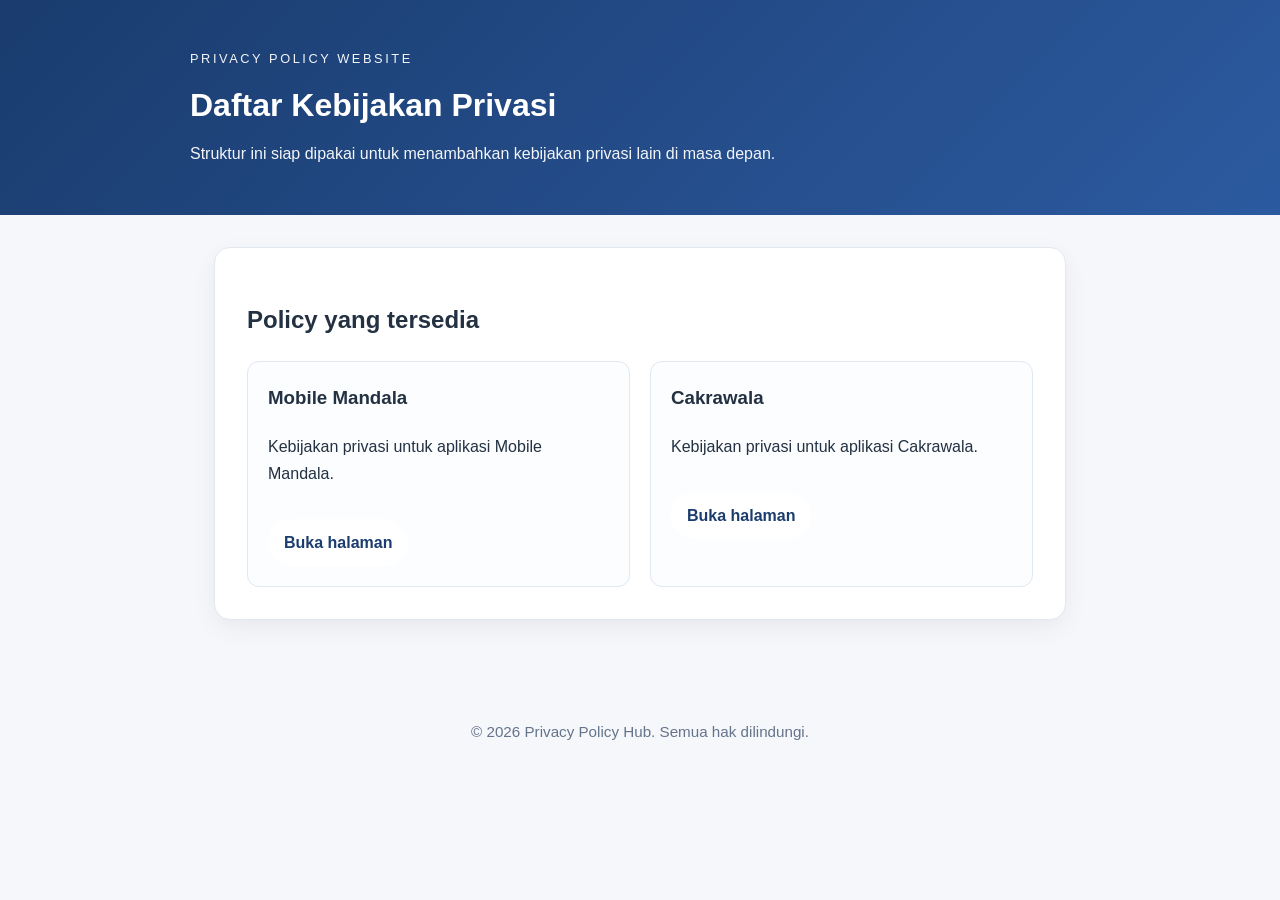
<file: index.html>
<!DOCTYPE html>
<html lang="id">
<head>
  <meta charset="UTF-8">
  <meta name="viewport" content="width=device-width, initial-scale=1.0">
  <title>Privacy Policy Hub</title>
  <meta name="description" content="Portal kebijakan privasi untuk berbagai aplikasi dan layanan.">
  <link rel="stylesheet" href="assets/css/style.css">
</head>
<body>
  <header class="hero">
    <div class="hero-content">
      <p class="eyebrow">Privacy Policy Website</p>
      <h1>Daftar Kebijakan Privasi</h1>
      <p>Struktur ini siap dipakai untuk menambahkan kebijakan privasi lain di masa depan.</p>
    </div>
  </header>

  <main class="container">
    <section class="section-card">
      <h2>Policy yang tersedia</h2>
      <div class="card-grid">
        <article class="card">
          <h3>Mobile Mandala</h3>
          <p>Kebijakan privasi untuk aplikasi Mobile Mandala.</p>
          <a href="pages/privacy-policy-mandala.html">Buka halaman</a>
        </article>

        <article class="card">
          <h3>Cakrawala</h3>
          <p>Kebijakan privasi untuk aplikasi Cakrawala.</p>
          <a href="pages/privacy-policy-cakrawala.html">Buka halaman</a>
        </article>

      </div>
    </section>
  </main>

  <footer class="site-footer">
    <p>&copy; <span id="year"></span> Privacy Policy Hub. Semua hak dilindungi.</p>
  </footer>

  <script src="assets/js/main.js"></script>
</body>
</html>
</file>
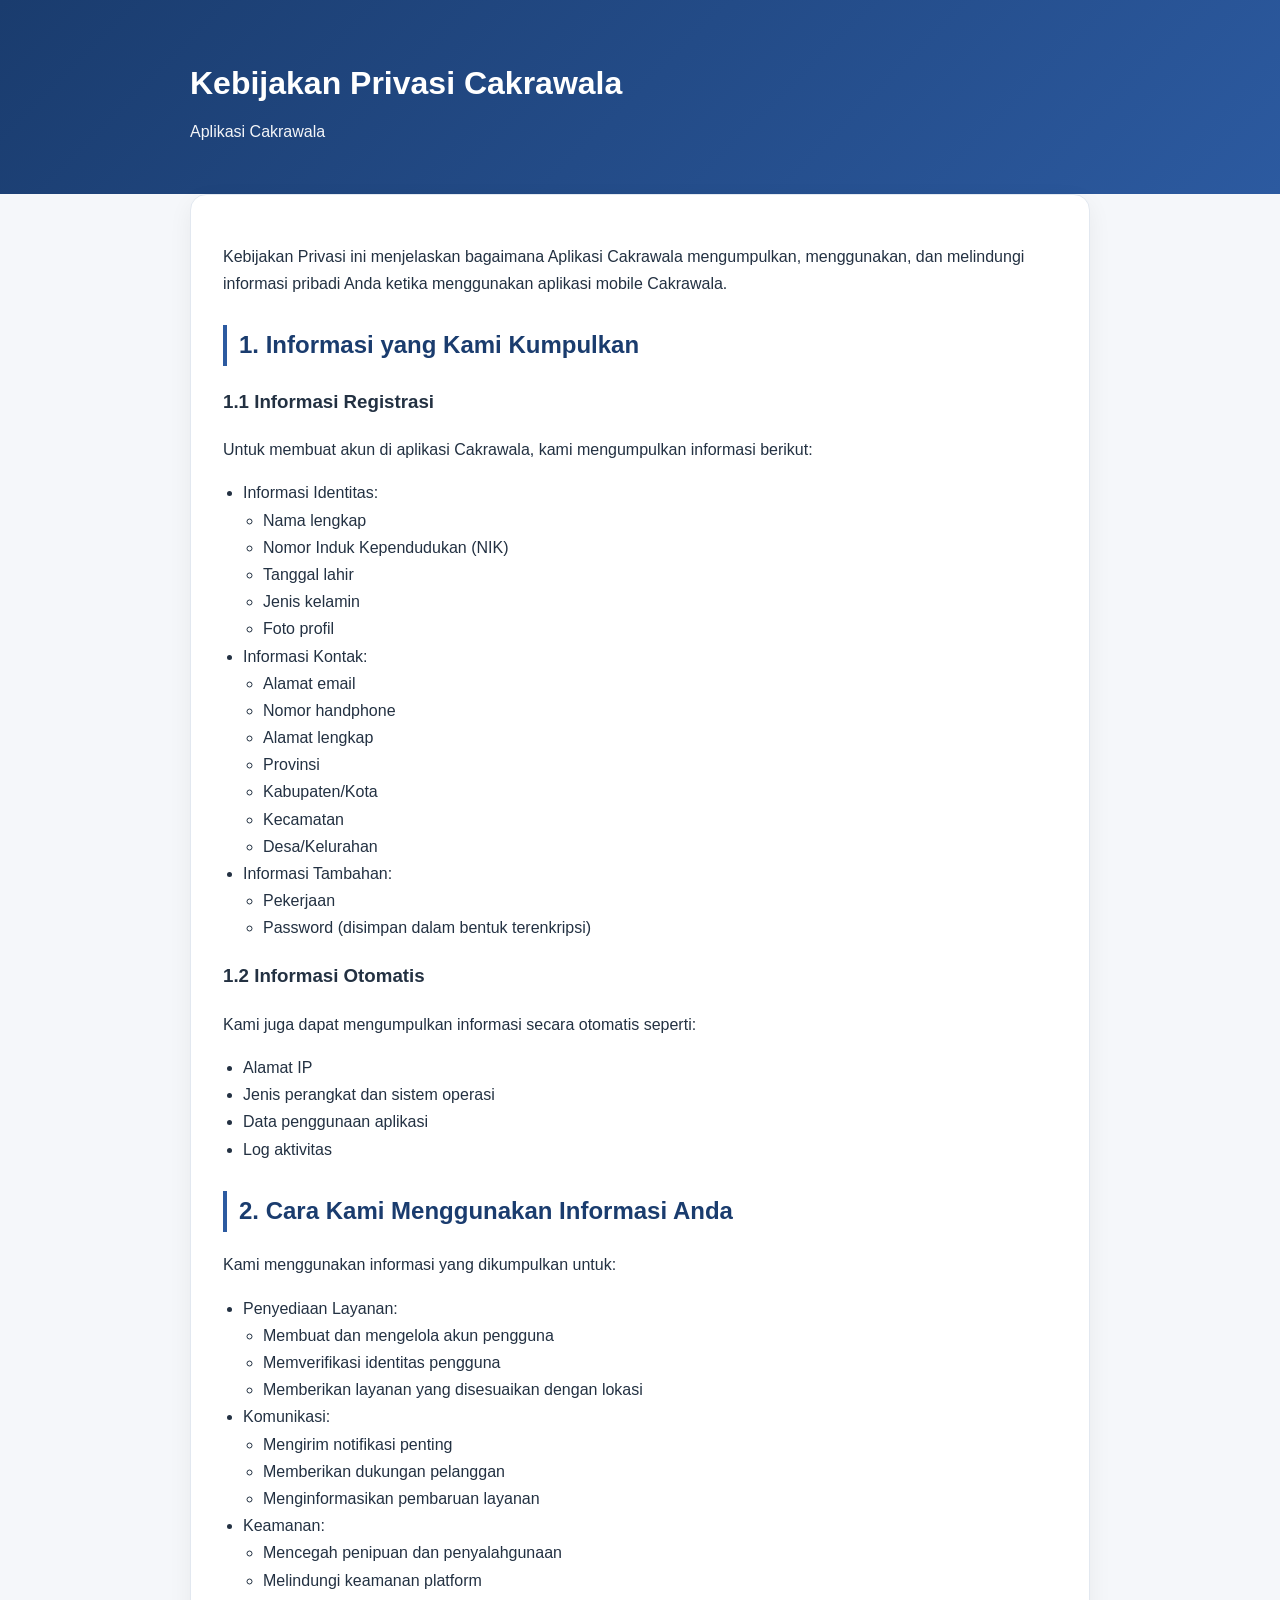
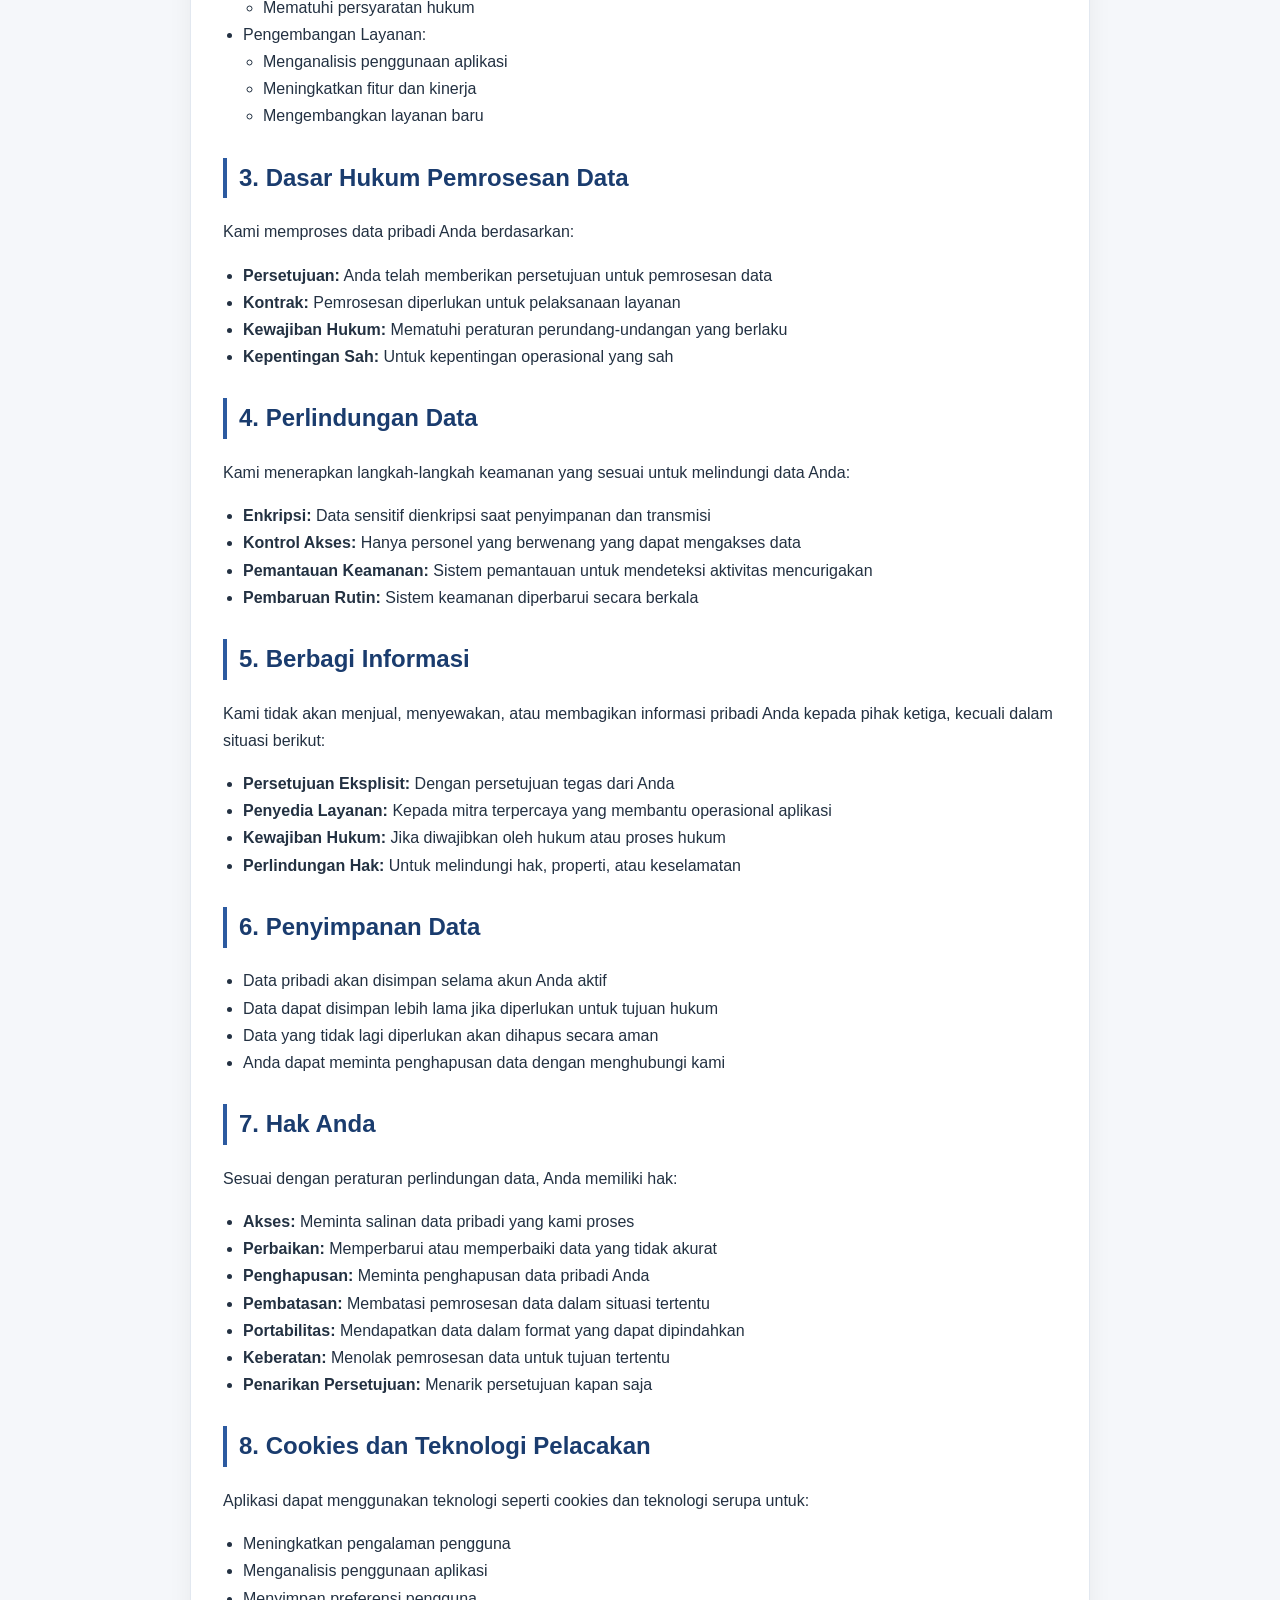
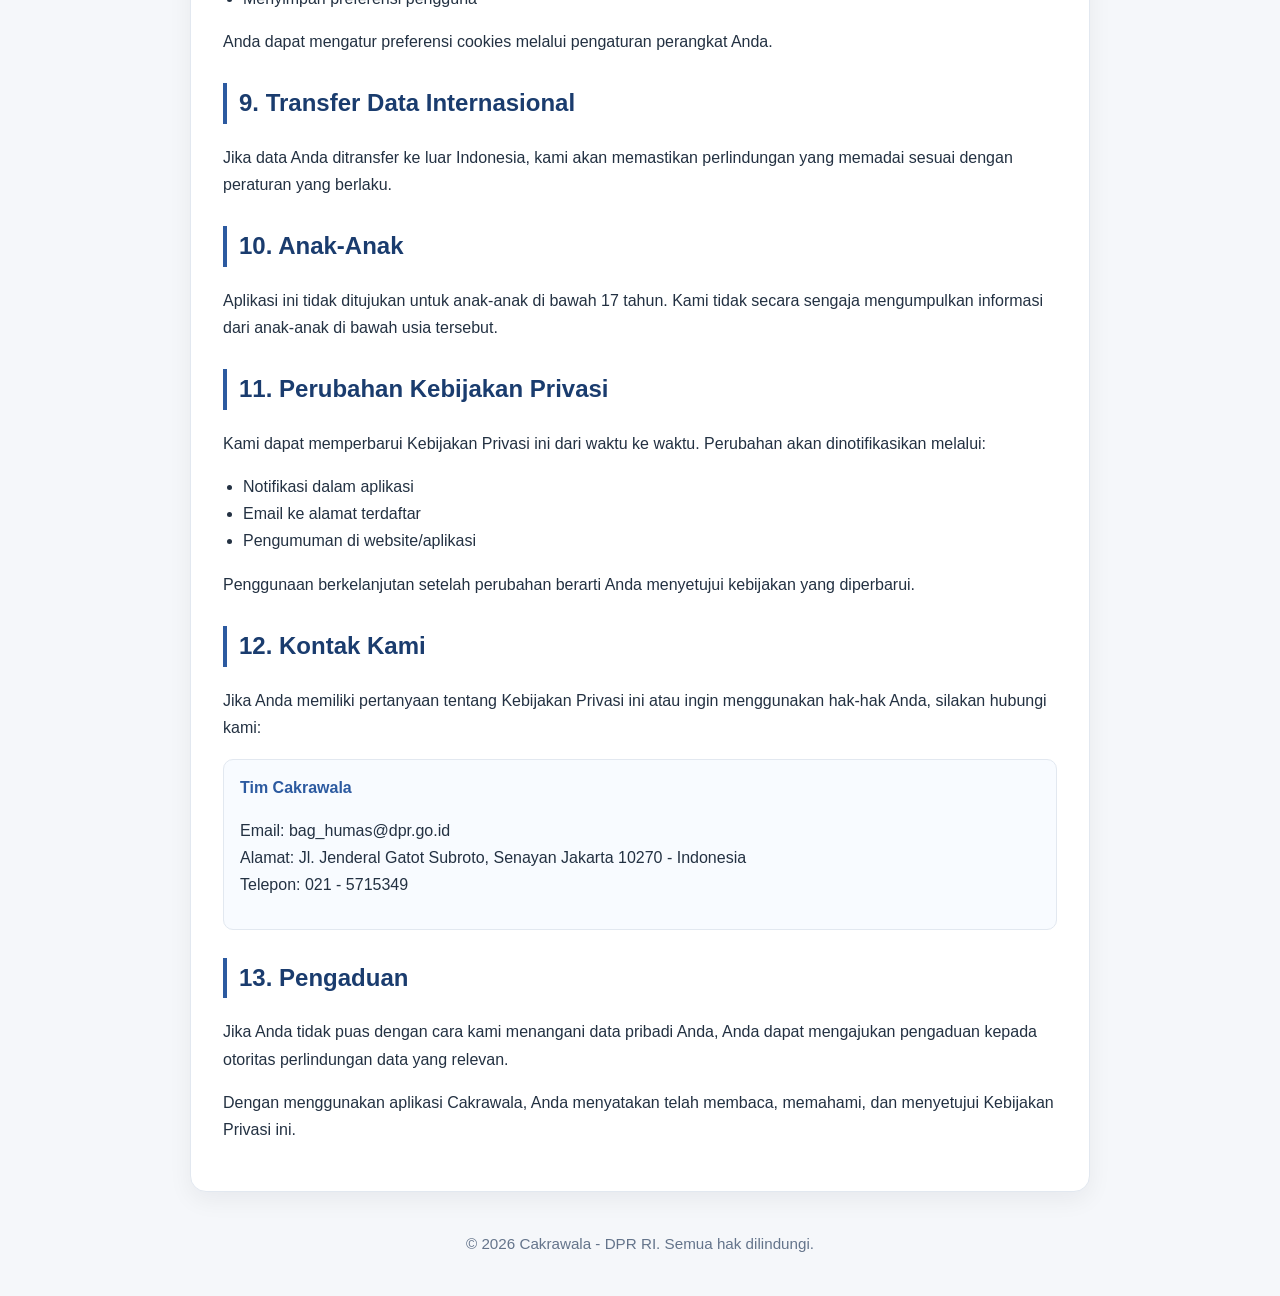
<file: pages/privacy-policy-cakrawala.html>
<!DOCTYPE html>
<html lang="id">
<head>
  <meta charset="UTF-8">
  <meta name="viewport" content="width=device-width, initial-scale=1.0">
  <title>Kebijakan Privasi - Cakrawala</title>
  <link rel="stylesheet" href="../assets/css/style.css">
</head>
<body>
  <header class="page-header">
    <div class="page-header-content">
      <h1>Kebijakan Privasi Cakrawala</h1>
      <p>Aplikasi Cakrawala</p>
    </div>
  </header>

  <main class="container policy-page">
    <p>Kebijakan Privasi ini menjelaskan bagaimana Aplikasi Cakrawala mengumpulkan, menggunakan, dan melindungi informasi pribadi Anda ketika menggunakan aplikasi mobile Cakrawala.</p>

    <h2>1. Informasi yang Kami Kumpulkan</h2>

    <h3>1.1 Informasi Registrasi</h3>
    <p>Untuk membuat akun di aplikasi Cakrawala, kami mengumpulkan informasi berikut:</p>
    <ul>
      <li>Informasi Identitas:
        <ul>
          <li>Nama lengkap</li>
          <li>Nomor Induk Kependudukan (NIK)</li>
          <li>Tanggal lahir</li>
          <li>Jenis kelamin</li>
          <li>Foto profil</li>
        </ul>
      </li>
      <li>Informasi Kontak:
        <ul>
          <li>Alamat email</li>
          <li>Nomor handphone</li>
          <li>Alamat lengkap</li>
          <li>Provinsi</li>
          <li>Kabupaten/Kota</li>
          <li>Kecamatan</li>
          <li>Desa/Kelurahan</li>
        </ul>
      </li>
      <li>Informasi Tambahan:
        <ul>
          <li>Pekerjaan</li>
          <li>Password (disimpan dalam bentuk terenkripsi)</li>
        </ul>
      </li>
    </ul>

    <h3>1.2 Informasi Otomatis</h3>
    <p>Kami juga dapat mengumpulkan informasi secara otomatis seperti:</p>
    <ul>
      <li>Alamat IP</li>
      <li>Jenis perangkat dan sistem operasi</li>
      <li>Data penggunaan aplikasi</li>
      <li>Log aktivitas</li>
    </ul>

    <h2>2. Cara Kami Menggunakan Informasi Anda</h2>
    <p>Kami menggunakan informasi yang dikumpulkan untuk:</p>
    <ul>
      <li>Penyediaan Layanan:
        <ul>
          <li>Membuat dan mengelola akun pengguna</li>
          <li>Memverifikasi identitas pengguna</li>
          <li>Memberikan layanan yang disesuaikan dengan lokasi</li>
        </ul>
      </li>
      <li>Komunikasi:
        <ul>
          <li>Mengirim notifikasi penting</li>
          <li>Memberikan dukungan pelanggan</li>
          <li>Menginformasikan pembaruan layanan</li>
        </ul>
      </li>
      <li>Keamanan:
        <ul>
          <li>Mencegah penipuan dan penyalahgunaan</li>
          <li>Melindungi keamanan platform</li>
          <li>Mematuhi persyaratan hukum</li>
        </ul>
      </li>
      <li>Pengembangan Layanan:
        <ul>
          <li>Menganalisis penggunaan aplikasi</li>
          <li>Meningkatkan fitur dan kinerja</li>
          <li>Mengembangkan layanan baru</li>
        </ul>
      </li>
    </ul>

    <h2>3. Dasar Hukum Pemrosesan Data</h2>
    <p>Kami memproses data pribadi Anda berdasarkan:</p>
    <ul>
      <li><strong>Persetujuan:</strong> Anda telah memberikan persetujuan untuk pemrosesan data</li>
      <li><strong>Kontrak:</strong> Pemrosesan diperlukan untuk pelaksanaan layanan</li>
      <li><strong>Kewajiban Hukum:</strong> Mematuhi peraturan perundang-undangan yang berlaku</li>
      <li><strong>Kepentingan Sah:</strong> Untuk kepentingan operasional yang sah</li>
    </ul>

    <h2>4. Perlindungan Data</h2>
    <p>Kami menerapkan langkah-langkah keamanan yang sesuai untuk melindungi data Anda:</p>
    <ul>
      <li><strong>Enkripsi:</strong> Data sensitif dienkripsi saat penyimpanan dan transmisi</li>
      <li><strong>Kontrol Akses:</strong> Hanya personel yang berwenang yang dapat mengakses data</li>
      <li><strong>Pemantauan Keamanan:</strong> Sistem pemantauan untuk mendeteksi aktivitas mencurigakan</li>
      <li><strong>Pembaruan Rutin:</strong> Sistem keamanan diperbarui secara berkala</li>
    </ul>

    <h2>5. Berbagi Informasi</h2>
    <p>Kami tidak akan menjual, menyewakan, atau membagikan informasi pribadi Anda kepada pihak ketiga, kecuali dalam situasi berikut:</p>
    <ul>
      <li><strong>Persetujuan Eksplisit:</strong> Dengan persetujuan tegas dari Anda</li>
      <li><strong>Penyedia Layanan:</strong> Kepada mitra terpercaya yang membantu operasional aplikasi</li>
      <li><strong>Kewajiban Hukum:</strong> Jika diwajibkan oleh hukum atau proses hukum</li>
      <li><strong>Perlindungan Hak:</strong> Untuk melindungi hak, properti, atau keselamatan</li>
    </ul>

    <h2>6. Penyimpanan Data</h2>
    <ul>
      <li>Data pribadi akan disimpan selama akun Anda aktif</li>
      <li>Data dapat disimpan lebih lama jika diperlukan untuk tujuan hukum</li>
      <li>Data yang tidak lagi diperlukan akan dihapus secara aman</li>
      <li>Anda dapat meminta penghapusan data dengan menghubungi kami</li>
    </ul>

    <h2>7. Hak Anda</h2>
    <p>Sesuai dengan peraturan perlindungan data, Anda memiliki hak:</p>
    <ul>
      <li><strong>Akses:</strong> Meminta salinan data pribadi yang kami proses</li>
      <li><strong>Perbaikan:</strong> Memperbarui atau memperbaiki data yang tidak akurat</li>
      <li><strong>Penghapusan:</strong> Meminta penghapusan data pribadi Anda</li>
      <li><strong>Pembatasan:</strong> Membatasi pemrosesan data dalam situasi tertentu</li>
      <li><strong>Portabilitas:</strong> Mendapatkan data dalam format yang dapat dipindahkan</li>
      <li><strong>Keberatan:</strong> Menolak pemrosesan data untuk tujuan tertentu</li>
      <li><strong>Penarikan Persetujuan:</strong> Menarik persetujuan kapan saja</li>
    </ul>

    <h2>8. Cookies dan Teknologi Pelacakan</h2>
    <p>Aplikasi dapat menggunakan teknologi seperti cookies dan teknologi serupa untuk:</p>
    <ul>
      <li>Meningkatkan pengalaman pengguna</li>
      <li>Menganalisis penggunaan aplikasi</li>
      <li>Menyimpan preferensi pengguna</li>
    </ul>
    <p>Anda dapat mengatur preferensi cookies melalui pengaturan perangkat Anda.</p>

    <h2>9. Transfer Data Internasional</h2>
    <p>Jika data Anda ditransfer ke luar Indonesia, kami akan memastikan perlindungan yang memadai sesuai dengan peraturan yang berlaku.</p>

    <h2>10. Anak-Anak</h2>
    <p>Aplikasi ini tidak ditujukan untuk anak-anak di bawah 17 tahun. Kami tidak secara sengaja mengumpulkan informasi dari anak-anak di bawah usia tersebut.</p>

    <h2>11. Perubahan Kebijakan Privasi</h2>
    <p>Kami dapat memperbarui Kebijakan Privasi ini dari waktu ke waktu. Perubahan akan dinotifikasikan melalui:</p>
    <ul>
      <li>Notifikasi dalam aplikasi</li>
      <li>Email ke alamat terdaftar</li>
      <li>Pengumuman di website/aplikasi</li>
    </ul>
    <p>Penggunaan berkelanjutan setelah perubahan berarti Anda menyetujui kebijakan yang diperbarui.</p>

    <h2>12. Kontak Kami</h2>
    <p>Jika Anda memiliki pertanyaan tentang Kebijakan Privasi ini atau ingin menggunakan hak-hak Anda, silakan hubungi kami:</p>
    <div class="sub-point">
      <strong>Tim Cakrawala</strong>
      <p>Email: bag_humas@dpr.go.id<br>
      Alamat: Jl. Jenderal Gatot Subroto, Senayan Jakarta 10270 - Indonesia<br>
      Telepon: 021 - 5715349</p>
    </div>

    <h2>13. Pengaduan</h2>
    <p>Jika Anda tidak puas dengan cara kami menangani data pribadi Anda, Anda dapat mengajukan pengaduan kepada otoritas perlindungan data yang relevan.</p>

    <p>Dengan menggunakan aplikasi Cakrawala, Anda menyatakan telah membaca, memahami, dan menyetujui Kebijakan Privasi ini.</p>
  </main>

  <footer class="site-footer">
    <p>&copy; <span id="year"></span> Cakrawala - DPR RI. Semua hak dilindungi.</p>
  </footer>

  <script src="../assets/js/main.js"></script>
</body>
</html>
</file>
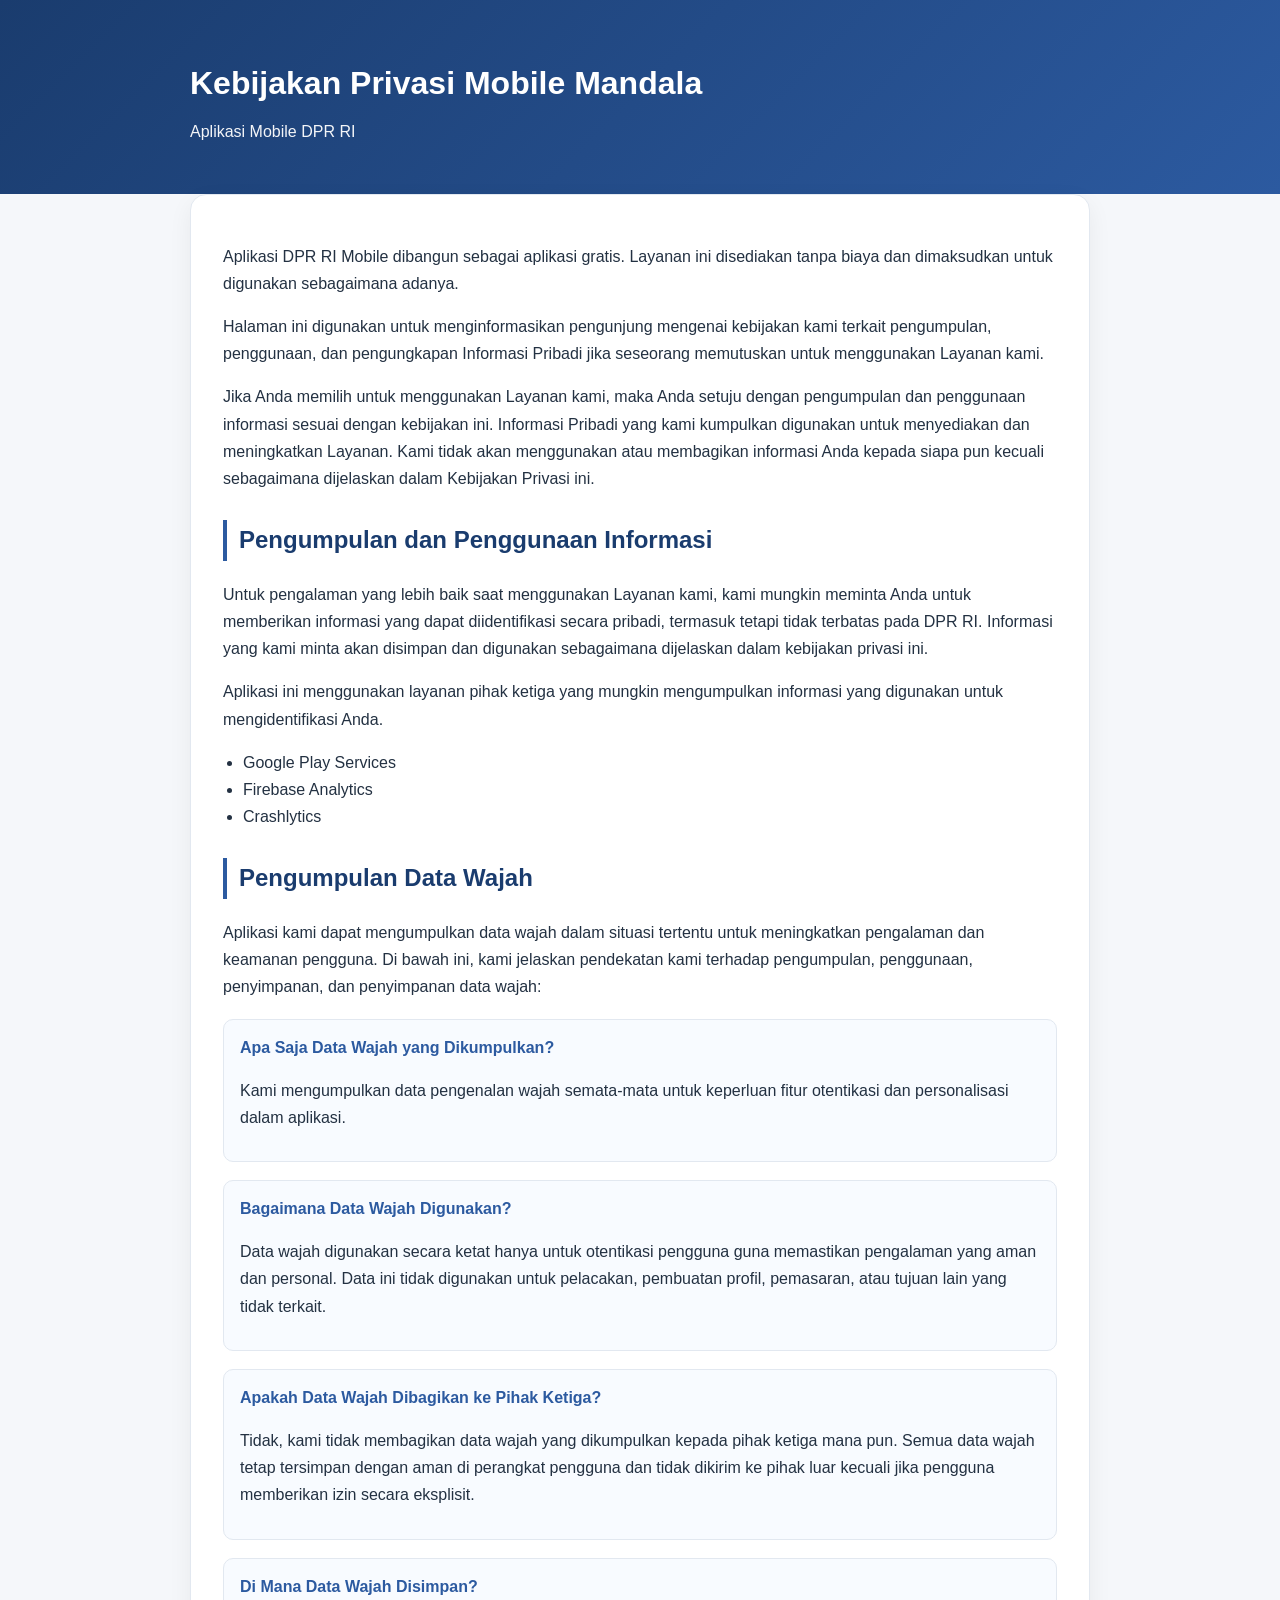
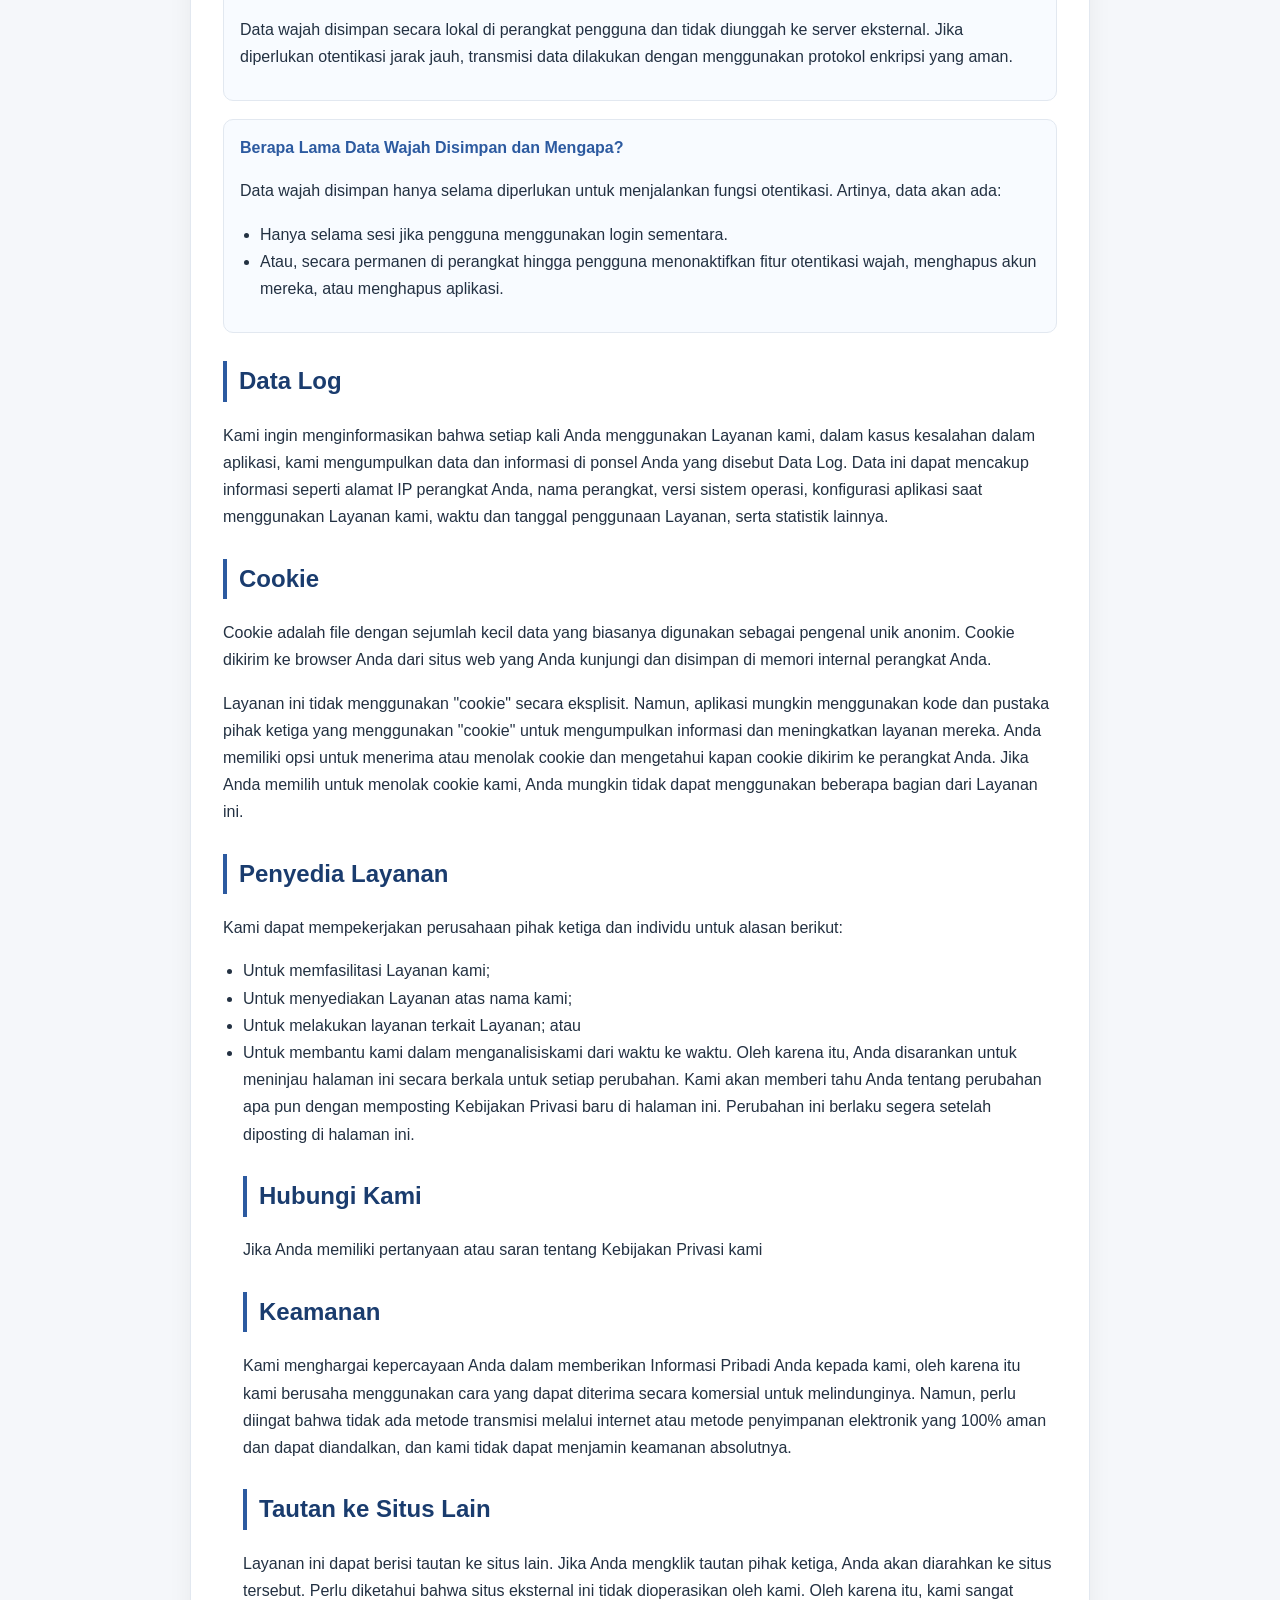
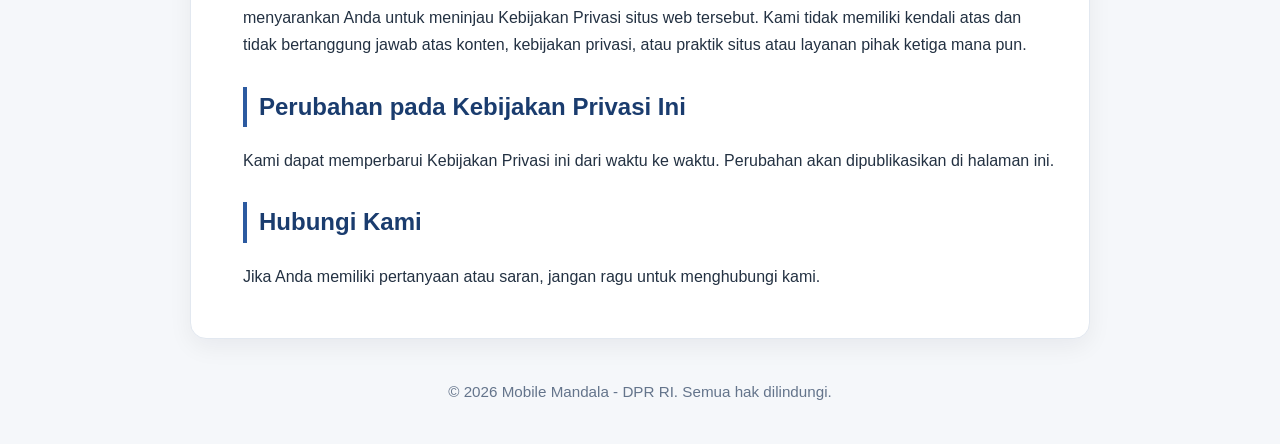
<file: pages/privacy-policy-mandala.html>
<!DOCTYPE html>
<html lang="id">
<head>
  <meta charset="UTF-8">
  <meta name="viewport" content="width=device-width, initial-scale=1.0">
  <title>Kebijakan Privasi - Mobile Mandala</title>
  <link rel="stylesheet" href="../assets/css/style.css">
</head>
<body>
  <header class="page-header">
    <div class="page-header-content">
      <h1>Kebijakan Privasi Mobile Mandala</h1>
      <p>Aplikasi Mobile DPR RI</p>
    </div>
  </header>

  <main class="container policy-page">
    <p>Aplikasi DPR RI Mobile dibangun sebagai aplikasi gratis. Layanan ini disediakan tanpa biaya dan dimaksudkan untuk digunakan sebagaimana adanya.</p>

    <p>Halaman ini digunakan untuk menginformasikan pengunjung mengenai kebijakan kami terkait pengumpulan, penggunaan, dan pengungkapan Informasi Pribadi jika seseorang memutuskan untuk menggunakan Layanan kami.</p>

    <p>Jika Anda memilih untuk menggunakan Layanan kami, maka Anda setuju dengan pengumpulan dan penggunaan informasi sesuai dengan kebijakan ini. Informasi Pribadi yang kami kumpulkan digunakan untuk menyediakan dan meningkatkan Layanan. Kami tidak akan menggunakan atau membagikan informasi Anda kepada siapa pun kecuali sebagaimana dijelaskan dalam Kebijakan Privasi ini.</p>

    <h2>Pengumpulan dan Penggunaan Informasi</h2>
    <p>Untuk pengalaman yang lebih baik saat menggunakan Layanan kami, kami mungkin meminta Anda untuk memberikan informasi yang dapat diidentifikasi secara pribadi, termasuk tetapi tidak terbatas pada DPR RI. Informasi yang kami minta akan disimpan dan digunakan sebagaimana dijelaskan dalam kebijakan privasi ini.</p>
    <p>Aplikasi ini menggunakan layanan pihak ketiga yang mungkin mengumpulkan informasi yang digunakan untuk mengidentifikasi Anda.</p>
    <ul>
      <li>Google Play Services</li>
      <li>Firebase Analytics</li>
      <li>Crashlytics</li>
    </ul>

    <h2>Pengumpulan Data Wajah</h2>
    <p>Aplikasi kami dapat mengumpulkan data wajah dalam situasi tertentu untuk meningkatkan pengalaman dan keamanan pengguna. Di bawah ini, kami jelaskan pendekatan kami terhadap pengumpulan, penggunaan, penyimpanan, dan penyimpanan data wajah:</p>

    <div class="sub-point">
      <strong>Apa Saja Data Wajah yang Dikumpulkan?</strong>
      <p>Kami mengumpulkan data pengenalan wajah semata-mata untuk keperluan fitur otentikasi dan personalisasi dalam aplikasi.</p>
    </div>

    <div class="sub-point">
      <strong>Bagaimana Data Wajah Digunakan?</strong>
      <p>Data wajah digunakan secara ketat hanya untuk otentikasi pengguna guna memastikan pengalaman yang aman dan personal. Data ini tidak digunakan untuk pelacakan, pembuatan profil, pemasaran, atau tujuan lain yang tidak terkait.</p>
    </div>

    <div class="sub-point">
      <strong>Apakah Data Wajah Dibagikan ke Pihak Ketiga?</strong>
      <p>Tidak, kami tidak membagikan data wajah yang dikumpulkan kepada pihak ketiga mana pun. Semua data wajah tetap tersimpan dengan aman di perangkat pengguna dan tidak dikirim ke pihak luar kecuali jika pengguna memberikan izin secara eksplisit.</p>
    </div>

    <div class="sub-point">
      <strong>Di Mana Data Wajah Disimpan?</strong>
      <p>Data wajah disimpan secara lokal di perangkat pengguna dan tidak diunggah ke server eksternal. Jika diperlukan otentikasi jarak jauh, transmisi data dilakukan dengan menggunakan protokol enkripsi yang aman.</p>
    </div>

    <div class="sub-point">
      <strong>Berapa Lama Data Wajah Disimpan dan Mengapa?</strong>
      <p>Data wajah disimpan hanya selama diperlukan untuk menjalankan fungsi otentikasi. Artinya, data akan ada:</p>
      <ul>
        <li>Hanya selama sesi jika pengguna menggunakan login sementara.</li>
        <li>Atau, secara permanen di perangkat hingga pengguna menonaktifkan fitur otentikasi wajah, menghapus akun mereka, atau menghapus aplikasi.</li>
      </ul>
    </div>

    <h2>Data Log</h2>
    <p>Kami ingin menginformasikan bahwa setiap kali Anda menggunakan Layanan kami, dalam kasus kesalahan dalam aplikasi, kami mengumpulkan data dan informasi di ponsel Anda yang disebut Data Log. Data ini dapat mencakup informasi seperti alamat IP perangkat Anda, nama perangkat, versi sistem operasi, konfigurasi aplikasi saat menggunakan Layanan kami, waktu dan tanggal penggunaan Layanan, serta statistik lainnya.</p>

    <h2>Cookie</h2>
    <p>Cookie adalah file dengan sejumlah kecil data yang biasanya digunakan sebagai pengenal unik anonim. Cookie dikirim ke browser Anda dari situs web yang Anda kunjungi dan disimpan di memori internal perangkat Anda.</p>
    <p>Layanan ini tidak menggunakan "cookie" secara eksplisit. Namun, aplikasi mungkin menggunakan kode dan pustaka pihak ketiga yang menggunakan "cookie" untuk mengumpulkan informasi dan meningkatkan layanan mereka. Anda memiliki opsi untuk menerima atau menolak cookie dan mengetahui kapan cookie dikirim ke perangkat Anda. Jika Anda memilih untuk menolak cookie kami, Anda mungkin tidak dapat menggunakan beberapa bagian dari Layanan ini.</p>

    <h2>Penyedia Layanan</h2>
    <p>Kami dapat mempekerjakan perusahaan pihak ketiga dan individu untuk alasan berikut:</p>
    <ul>
      <li>Untuk memfasilitasi Layanan kami;</li>
      <li>Untuk menyediakan Layanan atas nama kami;</li>
      <li>Untuk melakukan layanan terkait Layanan; atau</li>
      <li>Untuk membantu kami dalam menganalisiskami dari waktu ke waktu. Oleh karena itu, Anda disarankan untuk meninjau halaman ini secara berkala untuk setiap perubahan. Kami akan memberi tahu Anda tentang perubahan apa pun dengan memposting Kebijakan Privasi baru di halaman ini. Perubahan ini berlaku segera setelah diposting di halaman ini.</p>

    <h2>Hubungi Kami</h2>
    <p>Jika Anda memiliki pertanyaan atau saran tentang Kebijakan Privasi kami
    <h2>Keamanan</h2>
    <p>Kami menghargai kepercayaan Anda dalam memberikan Informasi Pribadi Anda kepada kami, oleh karena itu kami berusaha menggunakan cara yang dapat diterima secara komersial untuk melindunginya. Namun, perlu diingat bahwa tidak ada metode transmisi melalui internet atau metode penyimpanan elektronik yang 100% aman dan dapat diandalkan, dan kami tidak dapat menjamin keamanan absolutnya.</p>

    <h2>Tautan ke Situs Lain</h2>
    <p>Layanan ini dapat berisi tautan ke situs lain. Jika Anda mengklik tautan pihak ketiga, Anda akan diarahkan ke situs tersebut. Perlu diketahui bahwa situs eksternal ini tidak dioperasikan oleh kami. Oleh karena itu, kami sangat menyarankan Anda untuk meninjau Kebijakan Privasi situs web tersebut. Kami tidak memiliki kendali atas dan tidak bertanggung jawab atas konten, kebijakan privasi, atau praktik situs atau layanan pihak ketiga mana pun.</p>

    <h2>Perubahan pada Kebijakan Privasi Ini</h2>
    <p>Kami dapat memperbarui Kebijakan Privasi ini dari waktu ke waktu. Perubahan akan dipublikasikan di halaman ini.</p>

    <h2>Hubungi Kami</h2>
    <p>Jika Anda memiliki pertanyaan atau saran, jangan ragu untuk menghubungi kami.</p>
  </main>

  <footer class="site-footer">
    <p>&copy; <span id="year"></span> Mobile Mandala - DPR RI. Semua hak dilindungi.</p>
  </footer>

  <script src="../assets/js/main.js"></script>
</body>
</html>
</file>
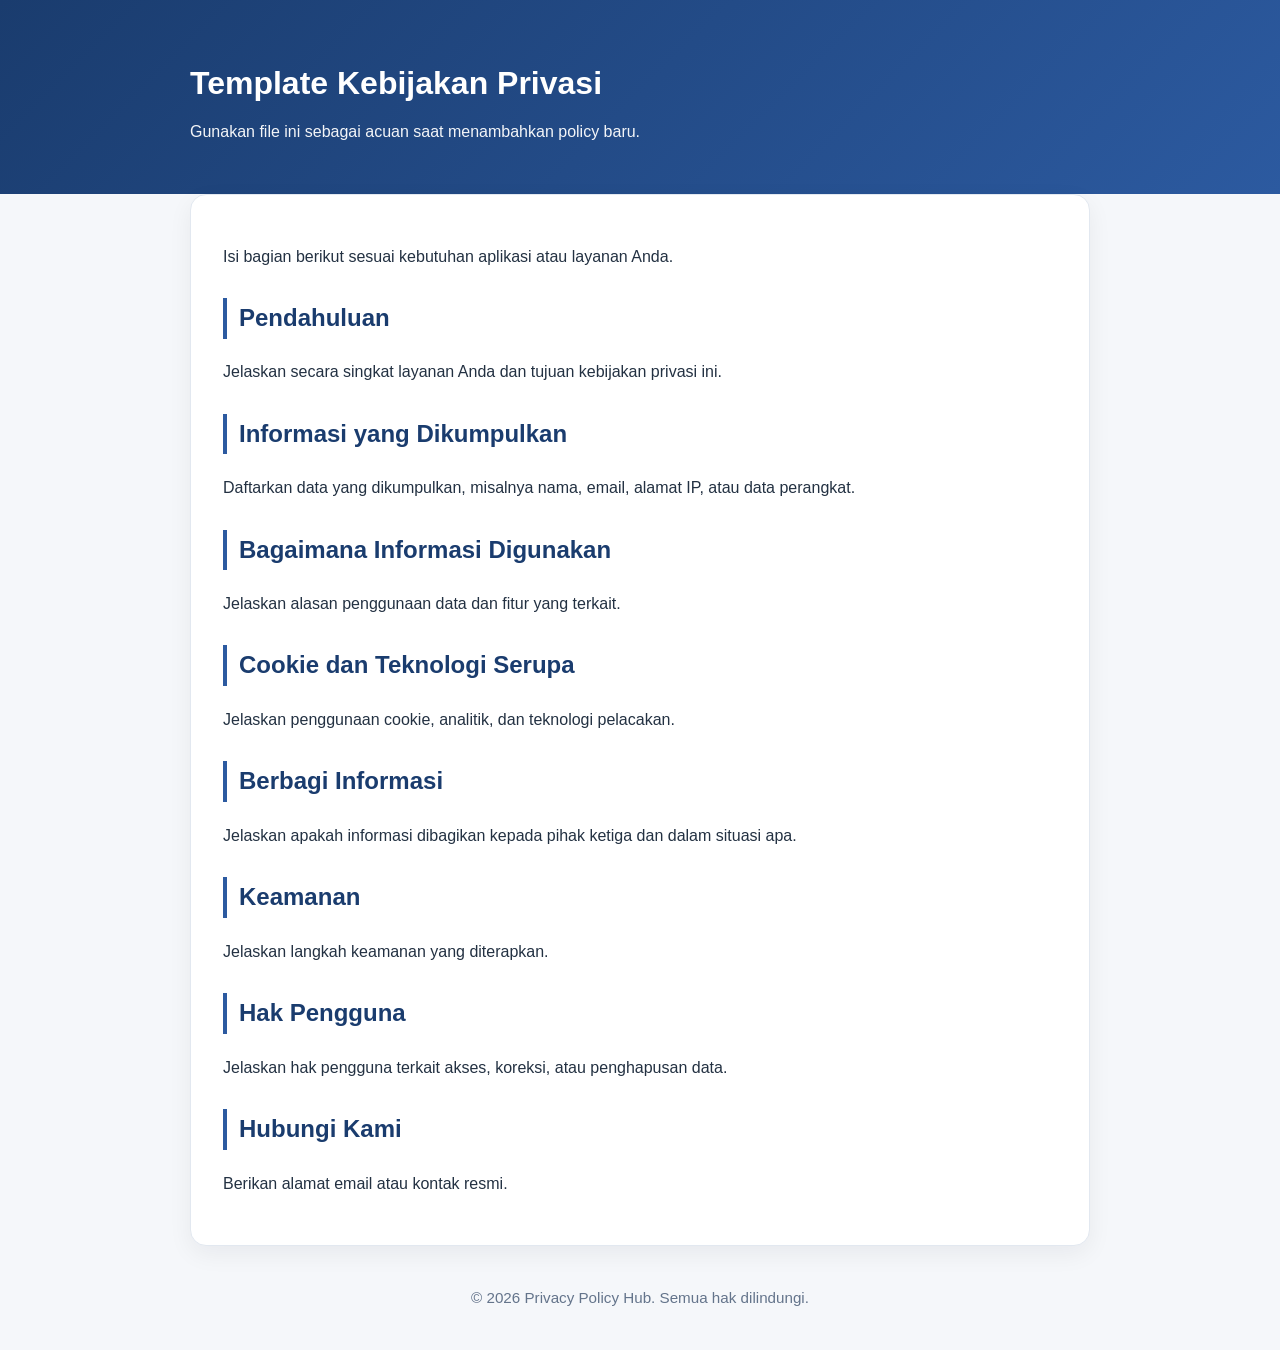
<file: pages/privacy-policy-template.html>
<!DOCTYPE html>
<html lang="id">
<head>
  <meta charset="UTF-8">
  <meta name="viewport" content="width=device-width, initial-scale=1.0">
  <title>Template Kebijakan Privasi</title>
  <link rel="stylesheet" href="../assets/css/style.css">
</head>
<body>
  <header class="page-header">
    <div class="page-header-content">
      <h1>Template Kebijakan Privasi</h1>
      <p>Gunakan file ini sebagai acuan saat menambahkan policy baru.</p>
    </div>
  </header>

  <main class="container policy-page">
    <p>Isi bagian berikut sesuai kebutuhan aplikasi atau layanan Anda.</p>

    <h2>Pendahuluan</h2>
    <p>Jelaskan secara singkat layanan Anda dan tujuan kebijakan privasi ini.</p>

    <h2>Informasi yang Dikumpulkan</h2>
    <p>Daftarkan data yang dikumpulkan, misalnya nama, email, alamat IP, atau data perangkat.</p>

    <h2>Bagaimana Informasi Digunakan</h2>
    <p>Jelaskan alasan penggunaan data dan fitur yang terkait.</p>

    <h2>Cookie dan Teknologi Serupa</h2>
    <p>Jelaskan penggunaan cookie, analitik, dan teknologi pelacakan.</p>

    <h2>Berbagi Informasi</h2>
    <p>Jelaskan apakah informasi dibagikan kepada pihak ketiga dan dalam situasi apa.</p>

    <h2>Keamanan</h2>
    <p>Jelaskan langkah keamanan yang diterapkan.</p>

    <h2>Hak Pengguna</h2>
    <p>Jelaskan hak pengguna terkait akses, koreksi, atau penghapusan data.</p>

    <h2>Hubungi Kami</h2>
    <p>Berikan alamat email atau kontak resmi.</p>
  </main>

  <footer class="site-footer">
    <p>&copy; <span id="year"></span> Privacy Policy Hub. Semua hak dilindungi.</p>
  </footer>

  <script src="../assets/js/main.js"></script>
</body>
</html>
</file>
<file: assets/css/style.css>
:root {
  --primary: #1a3c6e;
  --primary-light: #2c5aa0;
  --bg: #f5f7fa;
  --card: #ffffff;
  --text: #233142;
  --muted: #64748b;
  --border: #e2e8f0;
}

* {
  box-sizing: border-box;
}

body {
  margin: 0;
  font-family: 'Segoe UI', Tahoma, Geneva, Verdana, sans-serif;
  background: var(--bg);
  color: var(--text);
  line-height: 1.7;
}

.hero,
.page-header {
  background: linear-gradient(135deg, var(--primary), var(--primary-light));
  color: #fff;
  padding: 48px 24px;
}

.hero-content,
.page-header-content {
  max-width: 900px;
  margin: 0 auto;
}

.eyebrow {
  letter-spacing: 0.2em;
  text-transform: uppercase;
  font-size: 0.8rem;
  opacity: 0.85;
}

.hero h1,
.page-header h1 {
  margin: 8px 0;
  font-size: 2rem;
}

.hero p,
.page-header p {
  margin: 0;
  opacity: 0.95;
}

.button,
.back-link,
.card a {
  display: inline-block;
  margin-top: 16px;
  color: var(--primary);
  background: #fff;
  text-decoration: none;
  padding: 10px 16px;
  border-radius: 999px;
  font-weight: 600;
}

.back-link {
  background: rgba(255,255,255,0.16);
  color: #fff;
  padding: 8px 12px;
  margin-top: 0;
  margin-bottom: 12px;
}

.container {
  max-width: 900px;
  margin: 0 auto;
  padding: 32px 24px 60px;
}

.section-card,
.policy-page {
  background: var(--card);
  border: 1px solid var(--border);
  border-radius: 16px;
  padding: 32px;
  box-shadow: 0 8px 24px rgba(15, 23, 42, 0.06);
}

.card-grid {
  display: grid;
  grid-template-columns: repeat(auto-fit, minmax(220px, 1fr));
  gap: 20px;
  margin-top: 20px;
}

.card {
  border: 1px solid var(--border);
  border-radius: 12px;
  padding: 20px;
  background: #fbfdff;
}

.card h3 {
  margin-top: 0;
}

.policy-page h2 {
  margin-top: 28px;
  color: var(--primary);
  border-left: 4px solid var(--primary-light);
  padding-left: 12px;
}

.policy-page ul {
  padding-left: 20px;
}

.sub-point {
  margin: 18px 0;
  padding: 14px 16px;
  background: #f8fbff;
  border-radius: 10px;
  border: 1px solid var(--border);
}

.sub-point strong {
  display: block;
  color: var(--primary-light);
  margin-bottom: 6px;
}

.site-footer {
  text-align: center;
  padding: 24px;
  color: var(--muted);
  font-size: 0.95rem;
}

@media (max-width: 600px) {
  .section-card,
  .policy-page {
    padding: 24px;
  }

  .hero,
  .page-header {
    padding: 36px 16px;
  }
}
</file>
